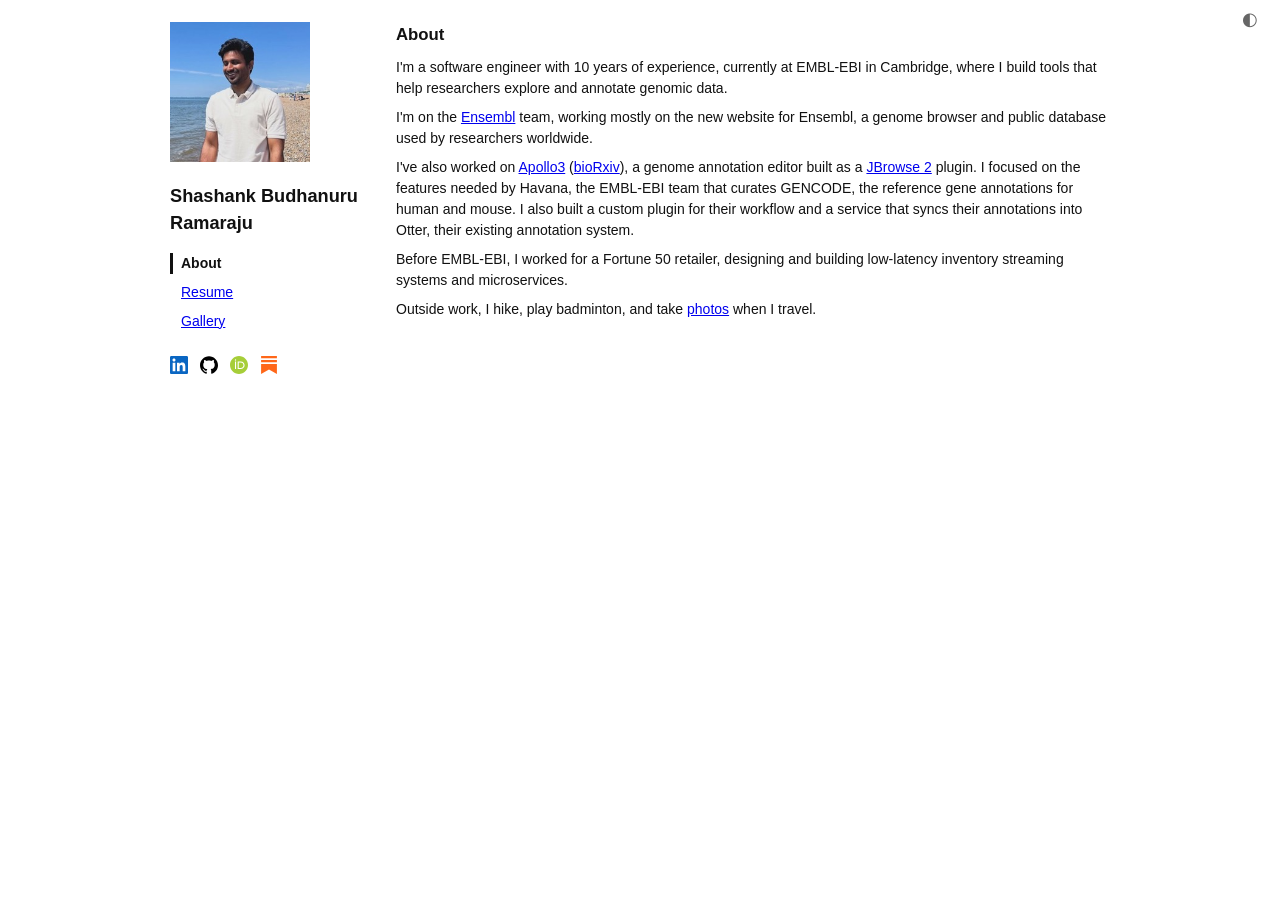
<file: index.html>
<!DOCTYPE html>
<html lang="en">
<head>
  <meta charset="utf-8">
  <meta name="viewport" content="width=device-width, initial-scale=1">
  <title>Shashank Budhanuru Ramaraju</title>
  <meta name="description" content="Personal site of Shashank Budhanuru Ramaraju.">
  <link rel="stylesheet" href="style.css">
  <script src="theme.js"></script>
</head>
<body>

  <button class="theme" type="button" title="Toggle dark mode" aria-label="Toggle dark mode">&#9680;</button>

  <aside class="sidebar">
    <img src="images/pp.jpg" alt="Shashank Budhanuru Ramaraju">
    <h1>Shashank Budhanuru Ramaraju</h1>

    <nav class="pages">
      <a href="index.html" class="current">About</a>
      <a href="resume.html">Resume</a>
      <a href="gallery.html">Gallery</a>
    </nav>

    <nav class="links">
      <a href="https://www.linkedin.com/in/shashank-b-r-0737689b/" target="_blank" rel="noopener" title="LinkedIn"><img src="images/icons/linkedin.svg" alt="LinkedIn"></a>
      <a href="https://github.com/shashankbrgowda" target="_blank" rel="noopener" title="GitHub"><img src="images/icons/github.svg" alt="GitHub"></a>
      <a href="https://orcid.org/0000-0001-8907-5313" target="_blank" rel="noopener" title="ORCID"><img src="images/icons/orcid.svg" alt="ORCID"></a>
      <a href="https://shashankbrgowda.substack.com/" target="_blank" rel="noopener" title="Substack"><img src="images/icons/substack.svg" alt="Substack"></a>
    </nav>
  </aside>

  <main class="content">
    <h2>About</h2>
    <p>
      I'm a software engineer with 10 years of experience, currently at
      EMBL-EBI in Cambridge, where I build tools that help researchers explore
      and annotate genomic data.
    </p>
    <p>
      I'm on the
      <a href="https://www.ensembl.org/" target="_blank" rel="noopener">Ensembl</a>
      team, working mostly on the new website for Ensembl, a genome browser
      and public database used by researchers worldwide.
    </p>
    <p>
      I've also worked on
      <a href="https://github.com/GMOD/Apollo3" target="_blank" rel="noopener">Apollo3</a>
      (<a href="https://www.biorxiv.org/content/10.64898/2026.06.08.730970v2" target="_blank" rel="noopener">bioRxiv</a>),
      a genome annotation editor built as a
      <a href="https://github.com/GMOD/jbrowse-components" target="_blank" rel="noopener">JBrowse 2</a>
      plugin. I focused on the features needed by Havana, the EMBL-EBI team
      that curates GENCODE, the reference gene annotations for human and
      mouse. I also built a custom plugin for their workflow and a service
      that syncs their annotations into Otter, their existing annotation
      system.
    </p>
    <p>
      Before EMBL-EBI, I worked for a Fortune 50 retailer,
      designing and building low-latency inventory streaming systems and
      microservices.
    </p>
    <p>
      Outside work, I hike, play badminton, and take
      <a href="gallery.html">photos</a> when I travel.
    </p>
  </main>

</body>
</html>
</file>
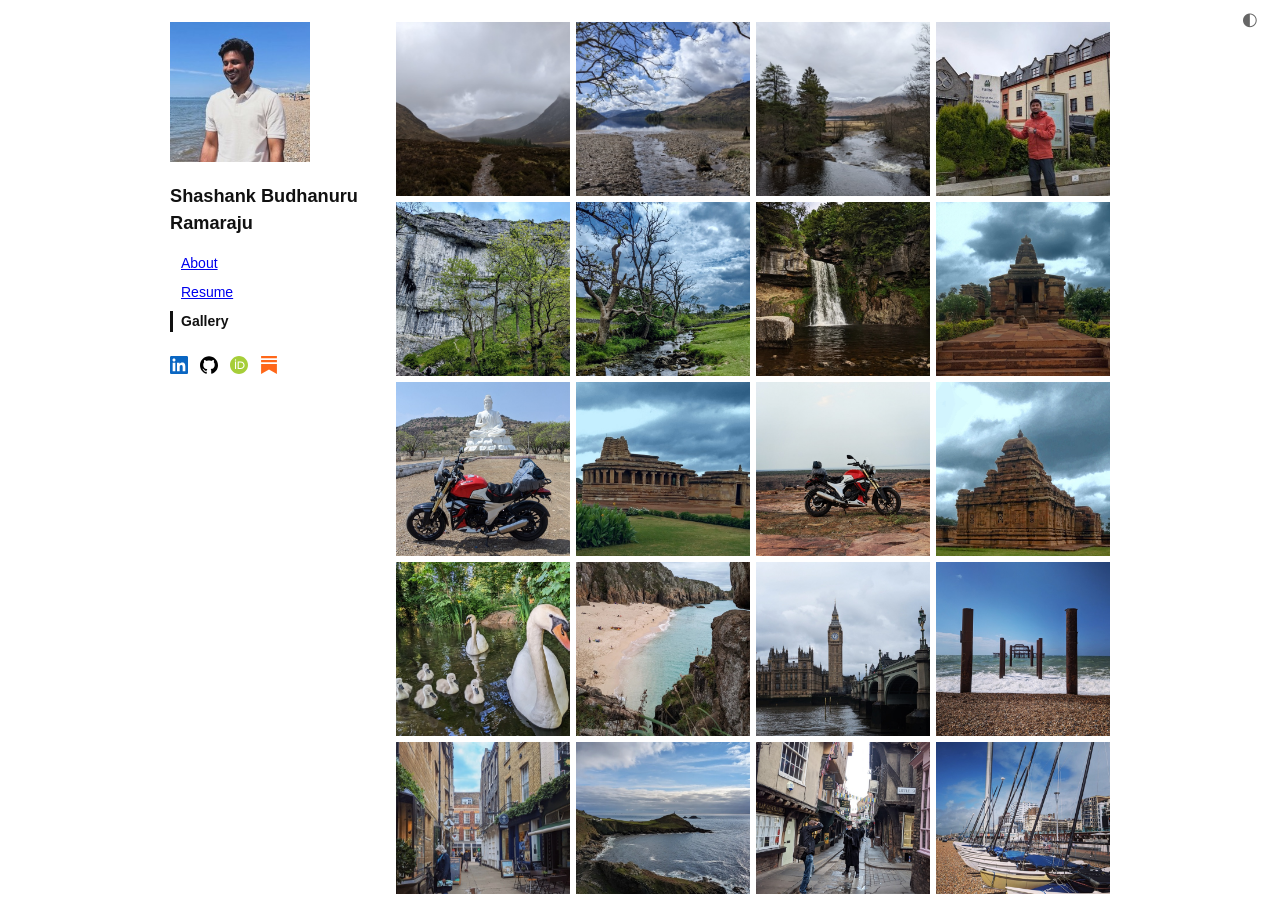
<file: gallery.html>
<!DOCTYPE html>
<html lang="en">
<head>
  <meta charset="utf-8">
  <meta name="viewport" content="width=device-width, initial-scale=1">
  <title>Gallery | Shashank Budhanuru Ramaraju</title>
  <meta name="description" content="Personal site of Shashank Budhanuru Ramaraju.">
  <link rel="stylesheet" href="style.css">
  <script src="theme.js"></script>
</head>
<body>

  <button class="theme" type="button" title="Toggle dark mode" aria-label="Toggle dark mode">&#9680;</button>

  <aside class="sidebar">
    <img src="images/pp.jpg" alt="Shashank Budhanuru Ramaraju">
    <h1>Shashank Budhanuru Ramaraju</h1>

    <nav class="pages">
      <a href="index.html">About</a>
      <a href="resume.html">Resume</a>
      <a href="gallery.html" class="current">Gallery</a>
    </nav>

    <nav class="links">
      <a href="https://www.linkedin.com/in/shashank-b-r-0737689b/" target="_blank" rel="noopener" title="LinkedIn"><img src="images/icons/linkedin.svg" alt="LinkedIn"></a>
      <a href="https://github.com/shashankbrgowda" target="_blank" rel="noopener" title="GitHub"><img src="images/icons/github.svg" alt="GitHub"></a>
      <a href="https://orcid.org/0000-0001-8907-5313" target="_blank" rel="noopener" title="ORCID"><img src="images/icons/orcid.svg" alt="ORCID"></a>
      <a href="https://shashankbrgowda.substack.com/" target="_blank" rel="noopener" title="Substack"><img src="images/icons/substack.svg" alt="Substack"></a>
    </nav>
  </aside>

  <main class="content">
    <div class="gallery">
      <img src="images/p6.jpg" alt="">
      <img src="images/p4.jpg" alt="">
      <img src="images/p5.jpg" alt="">
      <img src="images/p7.jpg" alt="">
      <img src="images/p11.jpg" alt="">
      <img src="images/p9.jpg" alt="">
      <img src="images/p1.jpg" alt="">
      <img src="images/p2.jpg" alt="">
      <img src="images/p3.jpg" alt="">
      <img src="images/p8.jpg" alt="">
      <img src="images/p15.jpg" alt="">
      <img src="images/p12.jpg" alt="">
      <img src="images/p16.jpg" alt="">
      <img src="images/p20.jpg" alt="">
      <img src="images/p14.jpg" alt="">
      <img src="images/p18.jpg" alt="">
      <img src="images/p23.jpg" alt="">
      <img src="images/p19.jpg" alt="">
      <img src="images/p25.jpg" alt="">
      <img src="images/p17.jpg" alt="">
      <img src="images/p24.jpg" alt="">
      <img src="images/p21.jpg" alt="">
      <img src="images/p13.jpg" alt="">
      <img src="images/p22.jpg" alt="">
      <img src="images/p26.jpg" alt="">
    </div>
  </main>

</body>
</html>
</file>
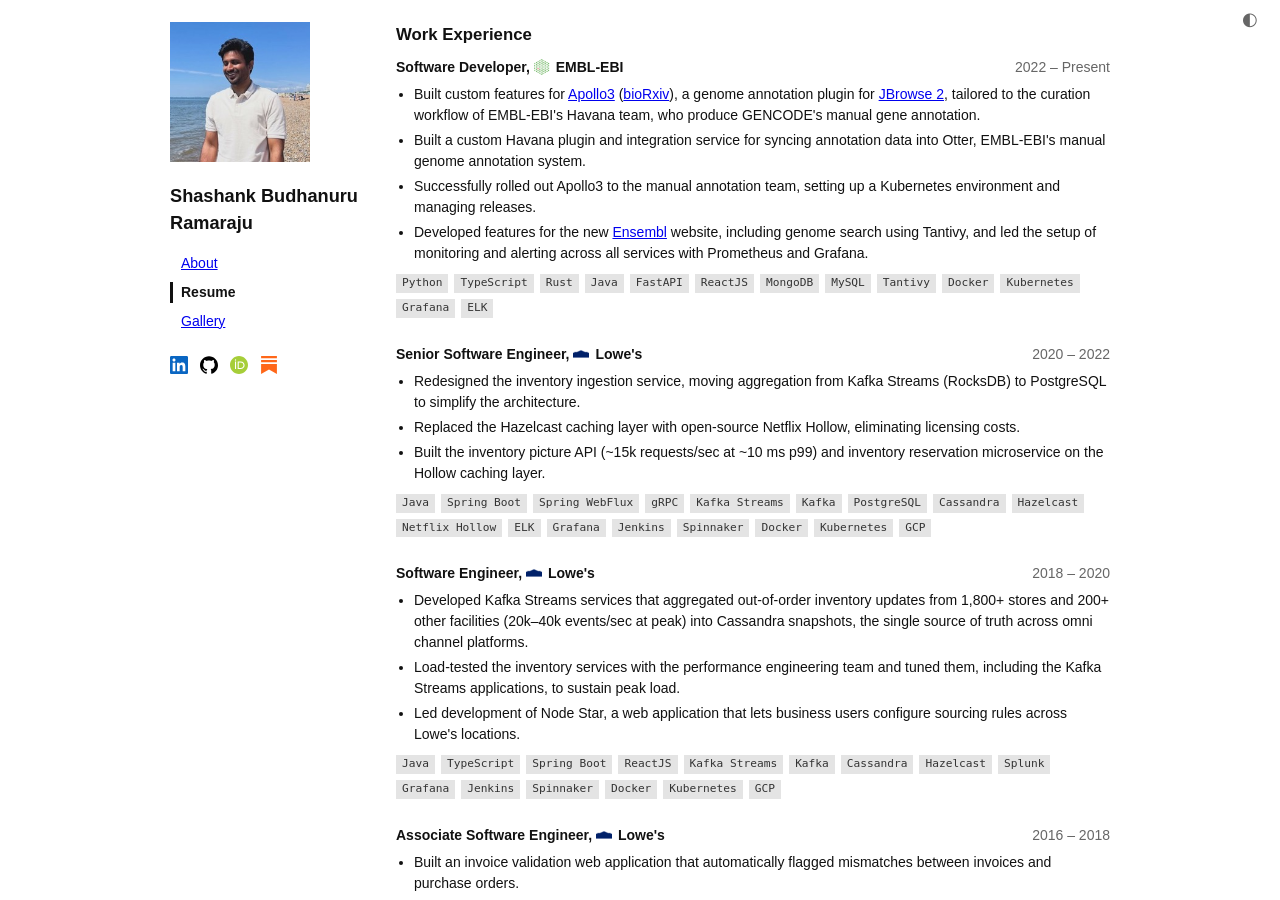
<file: resume.html>
<!DOCTYPE html>
<html lang="en">
<head>
  <meta charset="utf-8">
  <meta name="viewport" content="width=device-width, initial-scale=1">
  <title>Resume | Shashank Budhanuru Ramaraju</title>
  <meta name="description" content="Personal site of Shashank Budhanuru Ramaraju.">
  <link rel="stylesheet" href="style.css">
  <script src="theme.js"></script>
</head>
<body>

  <button class="theme" type="button" title="Toggle dark mode" aria-label="Toggle dark mode">&#9680;</button>

  <aside class="sidebar">
    <img src="images/pp.jpg" alt="Shashank Budhanuru Ramaraju">
    <h1>Shashank Budhanuru Ramaraju</h1>

    <nav class="pages">
      <a href="index.html">About</a>
      <a href="resume.html" class="current">Resume</a>
      <a href="gallery.html">Gallery</a>
    </nav>

    <nav class="links">
      <a href="https://www.linkedin.com/in/shashank-b-r-0737689b/" target="_blank" rel="noopener" title="LinkedIn"><img src="images/icons/linkedin.svg" alt="LinkedIn"></a>
      <a href="https://github.com/shashankbrgowda" target="_blank" rel="noopener" title="GitHub"><img src="images/icons/github.svg" alt="GitHub"></a>
      <a href="https://orcid.org/0000-0001-8907-5313" target="_blank" rel="noopener" title="ORCID"><img src="images/icons/orcid.svg" alt="ORCID"></a>
      <a href="https://shashankbrgowda.substack.com/" target="_blank" rel="noopener" title="Substack"><img src="images/icons/substack.svg" alt="Substack"></a>
    </nav>
  </aside>

  <main class="content">
    <h2>Work Experience</h2>
    <ul>
      <li class="job">
        <strong>Software Developer, <img src="images/icons/ebi.png" alt="">EMBL-EBI</strong>
        <span>2022 &ndash; Present</span>
        <ul>
          <li>
            Built custom features for
            <a href="https://github.com/GMOD/Apollo3" target="_blank" rel="noopener">Apollo3</a>
            (<a href="https://www.biorxiv.org/content/10.64898/2026.06.08.730970v2" target="_blank" rel="noopener">bioRxiv</a>),
            a genome annotation plugin for
            <a href="https://github.com/GMOD/jbrowse-components" target="_blank" rel="noopener">JBrowse 2</a>,
            tailored to the curation workflow of EMBL-EBI's Havana team, who
            produce GENCODE's manual gene annotation.
          </li>
          <li>
            Built a custom Havana plugin and integration service for syncing
            annotation data into Otter, EMBL-EBI's manual genome annotation
            system.
          </li>
          <li>
            Successfully rolled out Apollo3 to the manual annotation team,
            setting up a Kubernetes environment and managing releases.
          </li>
          <li>
            Developed features for the new
            <a href="https://www.ensembl.org/" target="_blank" rel="noopener">Ensembl</a>
            website, including genome search using Tantivy, and led the setup
            of monitoring and alerting across all services with Prometheus and
            Grafana.
          </li>
        </ul>
        <p class="skills">
          <span class="lang">Python</span>
          <span class="lang">TypeScript</span>
          <span class="lang">Rust</span>
          <span class="lang">Java</span>
          <span class="framework">FastAPI</span>
          <span class="framework">ReactJS</span>
          <span class="data">MongoDB</span>
          <span class="data">MySQL</span>
          <span class="data">Tantivy</span>
          <span class="infra">Docker</span>
          <span class="infra">Kubernetes</span>
          <span class="infra">Grafana</span>
          <span class="infra">ELK</span>
        </p>
      </li>
      <li class="job">
        <strong>Senior Software Engineer, <img src="images/icons/lowes.png" alt="">Lowe's</strong>
        <span>2020 &ndash; 2022</span>
        <ul>
          <li>
            Redesigned the inventory ingestion service, moving aggregation from
            Kafka Streams (RocksDB) to PostgreSQL to simplify the architecture.
          </li>
          <li>
            Replaced the Hazelcast caching layer with open-source Netflix
            Hollow, eliminating licensing costs.
          </li>
          <li>
            Built the inventory picture API (~15k requests/sec at ~10 ms p99)
            and inventory reservation microservice on the Hollow caching layer.
          </li>
        </ul>
        <p class="skills">
          <span class="lang">Java</span>
          <span class="framework">Spring Boot</span>
          <span class="framework">Spring WebFlux</span>
          <span class="framework">gRPC</span>
          <span class="framework">Kafka Streams</span>
          <span class="data">Kafka</span>
          <span class="data">PostgreSQL</span>
          <span class="data">Cassandra</span>
          <span class="data">Hazelcast</span>
          <span class="data">Netflix Hollow</span>
          <span class="infra">ELK</span>
          <span class="infra">Grafana</span>
          <span class="infra">Jenkins</span>
          <span class="infra">Spinnaker</span>
          <span class="infra">Docker</span>
          <span class="infra">Kubernetes</span>
          <span class="infra">GCP</span>
        </p>
      </li>
      <li class="job">
        <strong>Software Engineer, <img src="images/icons/lowes.png" alt="">Lowe's</strong>
        <span>2018 &ndash; 2020</span>
        <ul>
          <li>
            Developed Kafka Streams services that aggregated out-of-order
            inventory updates from 1,800+ stores and 200+ other facilities
            (20k&ndash;40k events/sec at peak) into Cassandra snapshots, the
            single source of truth across omni channel platforms.
          </li>
          <li>
            Load-tested the inventory services with the performance engineering
            team and tuned them, including the Kafka Streams applications, to
            sustain peak load.
          </li>
          <li>
            Led development of Node Star, a web application that lets business
            users configure sourcing rules across Lowe's locations.
          </li>
        </ul>
        <p class="skills">
          <span class="lang">Java</span>
          <span class="lang">TypeScript</span>
          <span class="framework">Spring Boot</span>
          <span class="framework">ReactJS</span>
          <span class="framework">Kafka Streams</span>
          <span class="data">Kafka</span>
          <span class="data">Cassandra</span>
          <span class="data">Hazelcast</span>
          <span class="infra">Splunk</span>
          <span class="infra">Grafana</span>
          <span class="infra">Jenkins</span>
          <span class="infra">Spinnaker</span>
          <span class="infra">Docker</span>
          <span class="infra">Kubernetes</span>
          <span class="infra">GCP</span>
        </p>
      </li>
      <li class="job">
        <strong>Associate Software Engineer, <img src="images/icons/lowes.png" alt="">Lowe's</strong>
        <span>2016 &ndash; 2018</span>
        <ul>
          <li>
            Built an invoice validation web application that automatically
            flagged mismatches between invoices and purchase orders.
          </li>
          <li>
            Built a port allocation web application that let business users
            route shipping containers to Lowe's facilities based on demand.
          </li>
        </ul>
        <p class="skills">
          <span class="lang">Java</span>
          <span class="framework">Spring</span>
          <span class="framework">AngularJS</span>
          <span class="data">DB2</span>
          <span class="infra">IBM WebSphere</span>
        </p>
      </li>
      <li class="job">
        <strong>System Software Engineer Intern, <img src="images/icons/akamai.png" alt="">Akamai Technologies</strong>
        <span>2016</span>
        <ul>
          <li>
            Wrote Python scripts to ingest access logs in multiple formats into
            Elasticsearch, Akamai's internal ELK based log analysis tool.
          </li>
        </ul>
        <p class="skills">
          <span class="lang">Python</span>
          <span class="infra">ELK</span>
        </p>
      </li>
    </ul>

    <h2>Education</h2>
    <ul>
      <li>
        <strong>B.E. in Computer Science and Engineering</strong>, PES College of Engineering (VTU), Mandya
        <span>2012 &ndash; 2016</span>
        <p>Activities and societies: IEEE PESCE Webmaster</p>
      </li>
    </ul>
  </main>

</body>
</html>
</file>
<file: style.css>
:root {
  color-scheme: light dark;
  --bg: #fff;
  --fg: #111;
  --muted: #666;
  --tag-bg: #e4e4e4;
  --tag-fg: #333;
  --invert: 0;
}

@media (prefers-color-scheme: dark) {
  :root:not([data-theme="light"]) {
    --bg: #1e1e1e;
    --fg: #d4d4d4;
    --muted: #999;
    --tag-bg: #333;
    --tag-fg: #bbb;
    --invert: 1;
  }
}

:root[data-theme="light"] {
  color-scheme: light;
}

:root[data-theme="dark"] {
  color-scheme: dark;
  --bg: #1e1e1e;
  --fg: #d4d4d4;
  --muted: #999;
  --tag-bg: #333;
  --tag-fg: #bbb;
  --invert: 1;
}

body {
  --side: max(0px, calc((100vw - 1000px) / 2));
  margin: 0;
  padding: 6px 0 6px calc(6px + var(--side));
  box-sizing: border-box;
  height: 100vh;
  display: grid;
  grid-template-columns: 220px 1fr;
  gap: 6px;
  font-family: -apple-system, "Segoe UI", Helvetica, Arial, sans-serif;
  font-size: 14px;
  line-height: 1.5;
  background: var(--bg);
  color: var(--fg);
}

.sidebar {
  padding: 16px 0 16px 24px;
  overflow-y: auto;
}

.sidebar img {
  width: 140px;
  height: 140px;
  object-fit: cover;
}

.sidebar h1 {
  font-size: 1.3em;
}

.sidebar nav {
  display: flex;
  flex-direction: column;
  align-items: flex-start;
  gap: 8px;
}

.sidebar .pages {
  margin-bottom: 24px;
}

.sidebar .pages a {
  padding-left: 8px;
  border-left: 3px solid transparent;
}

.sidebar .pages .current {
  border-left-color: var(--fg);
  font-weight: bold;
  color: inherit;
  text-decoration: none;
}

.sidebar .links {
  flex-direction: row;
  gap: 12px;
}

.sidebar .links img {
  display: block;
  width: 18px;
  height: 18px;
}

.sidebar .links img[src$="github.svg"] {
  filter: invert(var(--invert));
}

.theme {
  position: fixed;
  top: 10px;
  right: 22px;
  padding: 0;
  border: 0;
  background: none;
  color: var(--muted);
  font-size: 18px;
  line-height: 18px;
  cursor: pointer;
}

.job img {
  width: 16px;
  height: 16px;
  margin-right: 6px;
  vertical-align: -3px;
}

.content {
  padding: 16px max(48px, calc(30px + var(--side))) 16px 24px;
  overflow-y: auto;
}

.content h2 {
  margin: 24px 0 10px;
  font-size: 1.2em;
}

.content h2:first-child {
  margin-top: 0;
}

.content p {
  margin: 0 0 8px;
}

.content ul {
  margin: 0;
  padding: 0;
  list-style: none;
}

.content li {
  margin-bottom: 6px;
}

.content li span {
  float: right;
  color: var(--muted);
}

.content .job {
  margin-bottom: 26px;
}

.job ul {
  margin: 6px 0 10px;
  padding-left: 18px;
  list-style: disc;
}

.job ul li {
  margin-bottom: 4px;
}

.skills {
  display: flex;
  flex-wrap: wrap;
  gap: 6px;
}

.content .skills span {
  float: none;
  padding: 1px 6px;
  background: var(--tag-bg);
  color: var(--tag-fg);
  font-family: ui-monospace, SFMono-Regular, Menlo, Consolas, monospace;
  font-size: 0.8em;
}

.gallery {
  display: grid;
  grid-template-columns: repeat(auto-fill, minmax(150px, 1fr));
  gap: 6px;
}

.gallery img {
  display: block;
  width: 100%;
  aspect-ratio: 1;
  object-fit: cover;
}

@media (max-width: 900px) {
  body {
    display: block;
    height: auto;
    padding: 6px;
  }

  .content {
    padding: 16px 24px;
  }

  .theme {
    position: absolute;
  }

  .sidebar {
    text-align: center;
  }

  .sidebar nav {
    flex-direction: row;
    flex-wrap: wrap;
    justify-content: center;
    gap: 8px 16px;
  }
}
</file>
